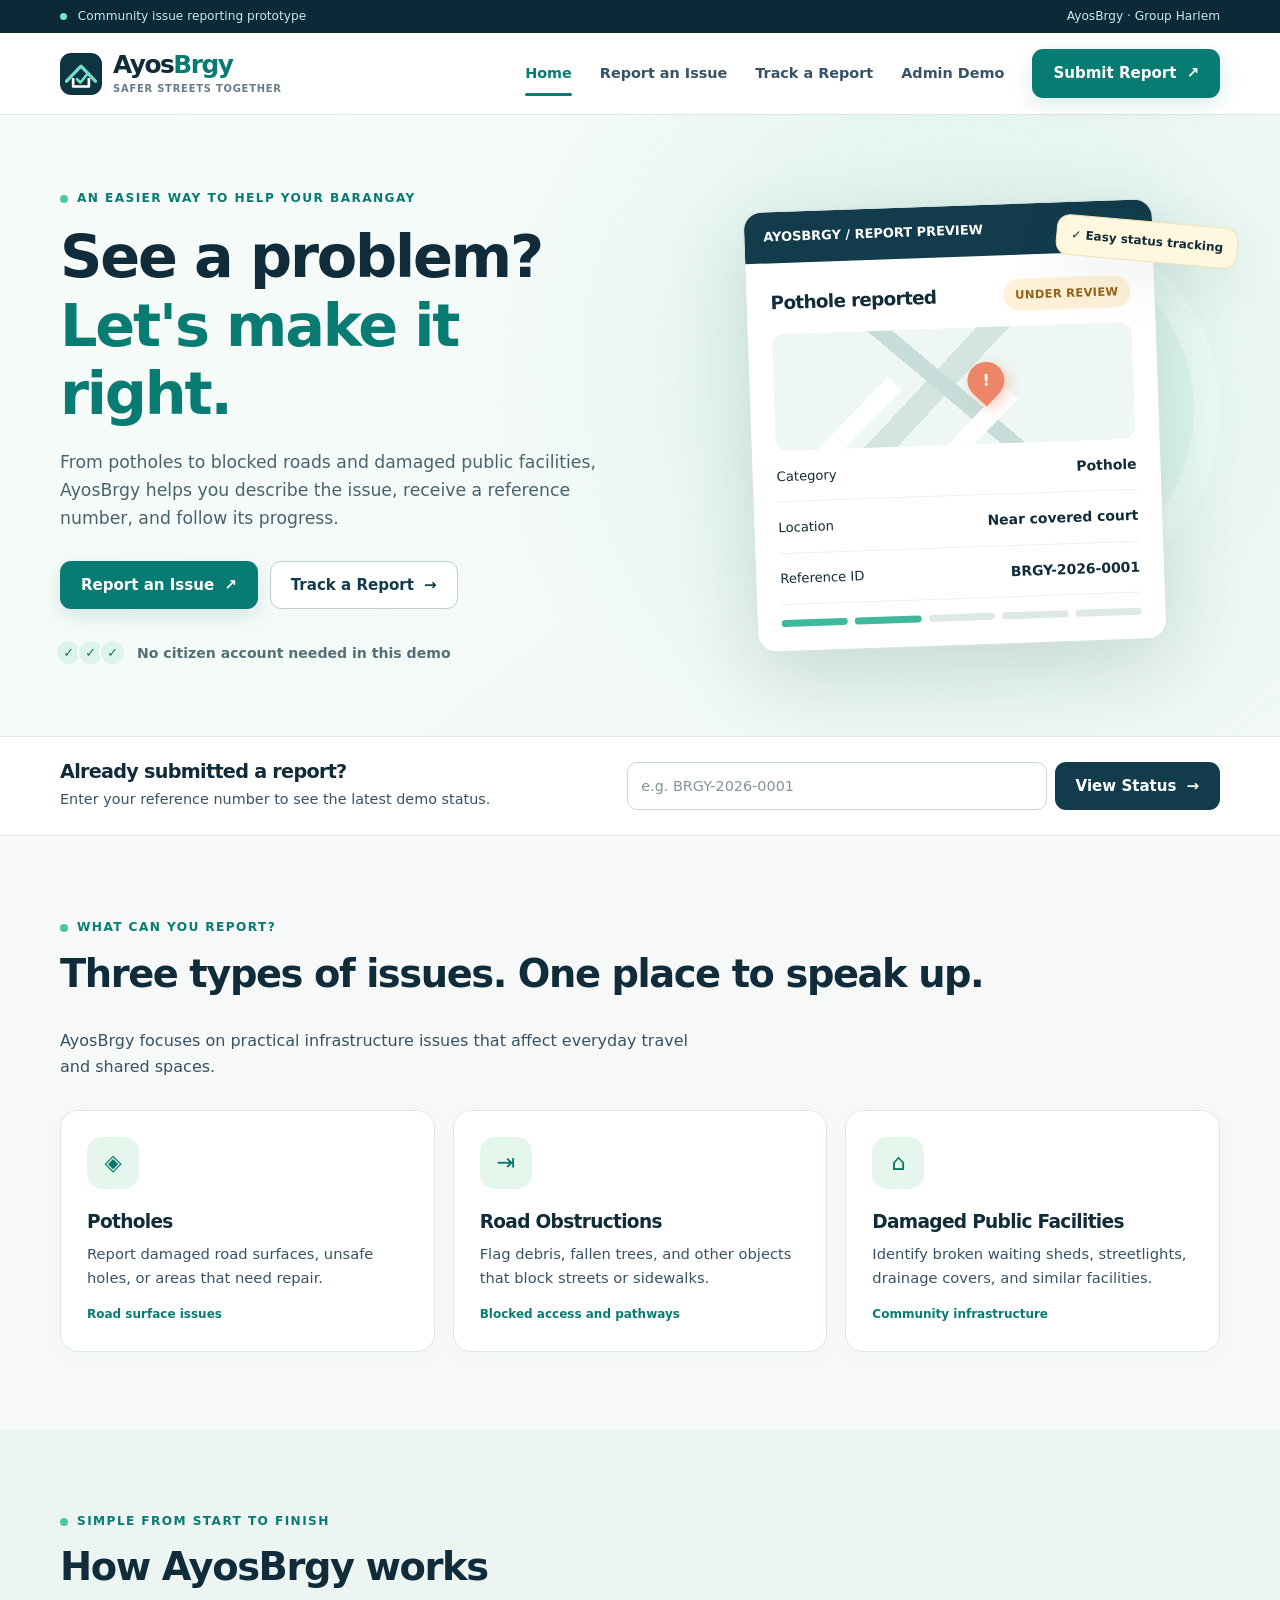
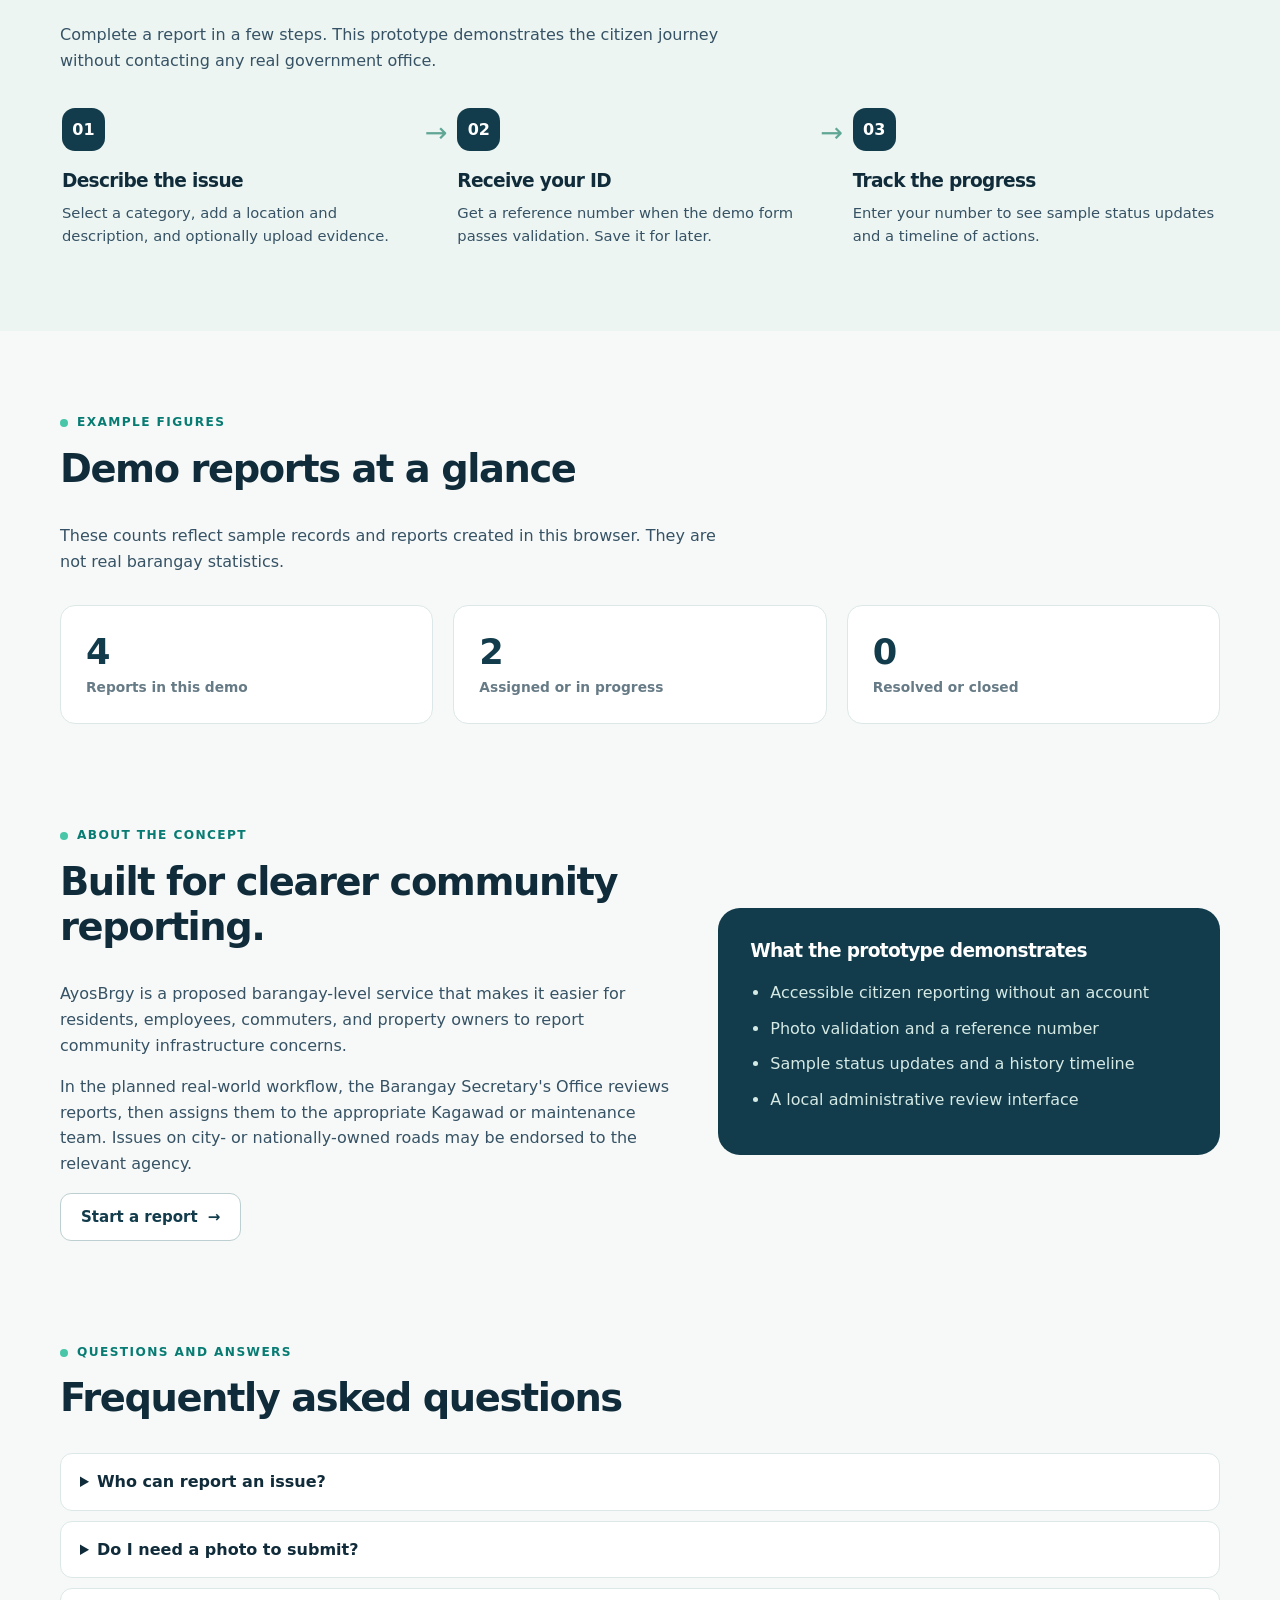
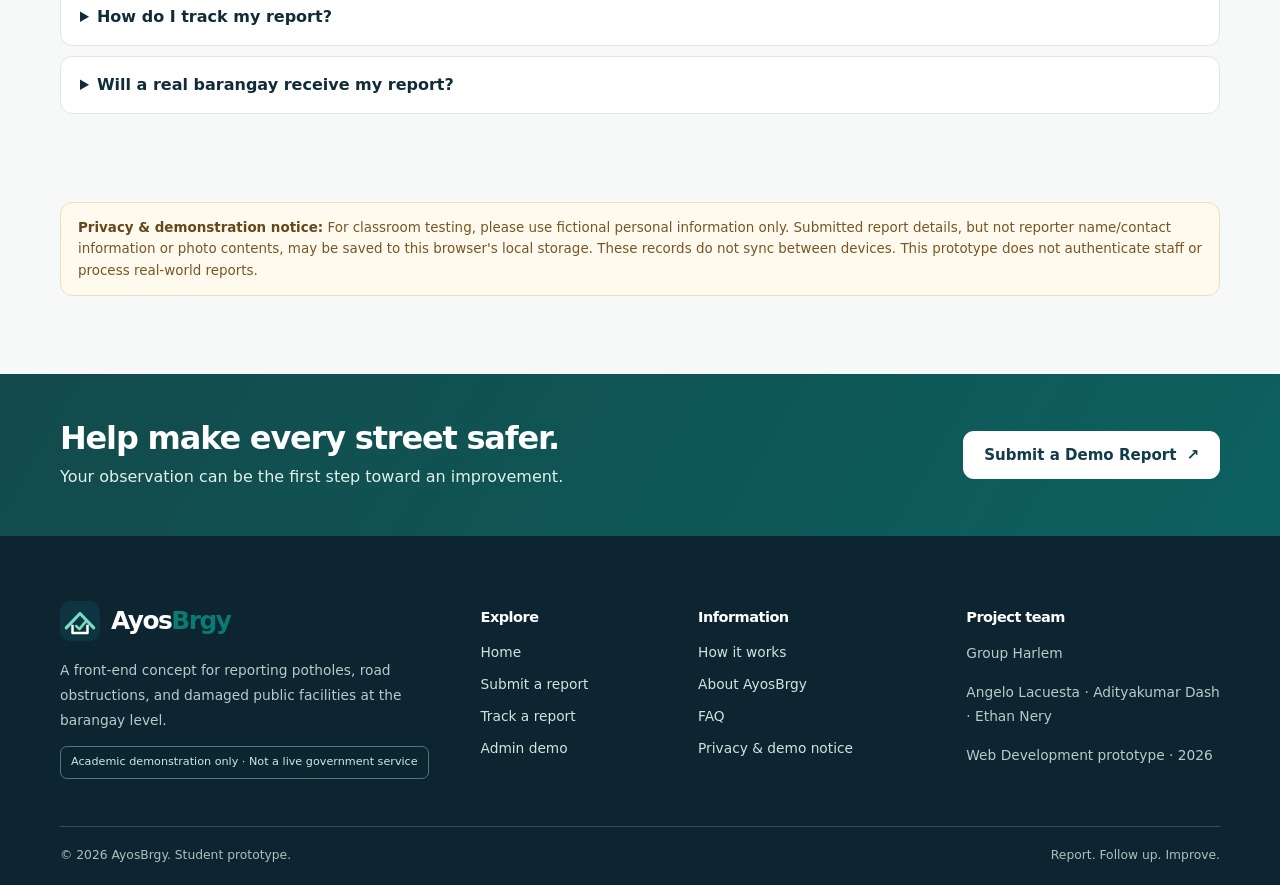
<file: index.html>
<!doctype html>
<html lang="en">
<head>
  <meta charset="utf-8">
  <meta name="viewport" content="width=device-width,initial-scale=1">
  <meta name="theme-color" content="#123c4b">
  <meta name="description" content="AyosBrgy is a student prototype for reporting barangay potholes, road obstructions, and damaged public facilities.">
  <title>AyosBrgy | Report a Community Issue</title>
  <link rel="icon" href="assets/logo.svg" type="image/svg+xml">
  <link rel="stylesheet" href="css/style.css">
  <script defer src="js/main.js"></script>
</head>
<body>
  <a class="skip-link" href="#main-content">Skip to content</a>
  <div id="site-header"></div>
  <main id="main-content">
    <section class="hero" aria-labelledby="hero-title">
      <div class="container hero-grid">
        <div>
          <span class="eyebrow">An easier way to help your barangay</span>
          <h1 id="hero-title">See a problem?<br><em>Let's make it right.</em></h1>
          <p class="lead">From potholes to blocked roads and damaged public facilities, AyosBrgy helps you describe the issue, receive a reference number, and follow its progress.</p>
          <div class="hero-actions">
            <a class="btn btn-primary" href="report.html">Report an Issue <span aria-hidden="true">↗</span></a>
            <a class="btn btn-outline" href="track.html">Track a Report <span aria-hidden="true">→</span></a>
          </div>
          <div class="hero-proof"><div class="proof-icons" aria-hidden="true"><span>✓</span><span>✓</span><span>✓</span></div>No citizen account needed in this demo</div>
        </div>
        <div class="hero-visual" aria-label="Illustrative report status card">
          <div class="hero-halo" aria-hidden="true"></div>
          <div class="preview-card">
            <div class="preview-top"><span>AYOSBRGY / REPORT PREVIEW</span><small>DEMO DATA</small></div>
            <div class="preview-body">
              <div class="preview-heading"><h3>Pothole reported</h3><span class="status-badge status-review">Under Review</span></div>
              <div class="preview-map" aria-hidden="true"><div class="preview-pin"><span>!</span></div></div>
              <div class="preview-line"><span>Category</span><strong>Pothole</strong></div>
              <div class="preview-line"><span>Location</span><strong>Near covered court</strong></div>
              <div class="preview-line"><span>Reference ID</span><strong>BRGY-2026-0001</strong></div>
              <div class="preview-progress" aria-hidden="true"><span class="done"></span><span class="done"></span><span></span><span></span><span></span></div>
            </div>
          </div>
          <div class="float-tag">✓ Easy status tracking</div>
        </div>
      </div>
    </section>
    <section class="quick-track" aria-label="Quick reference number lookup">
      <div class="container quick-track-inner">
        <div><h2>Already submitted a report?</h2><p>Enter your reference number to see the latest demo status.</p></div>
        <form id="home-track-form" class="track-inline">
          <label class="screen-reader-only" for="home-ref">Report reference number</label>
          <input id="home-ref" class="input" type="text" placeholder="e.g. BRGY-2026-0001" required maxlength="40" autocomplete="off">
          <button type="submit" class="btn btn-dark">View Status <span aria-hidden="true">→</span></button>
        </form>
      </div>
    </section>
    <section class="section" id="categories">
      <div class="container">
        <div class="section-head"><span class="eyebrow">What can you report?</span><h2>Three types of issues. One place to speak up.</h2><p>AyosBrgy focuses on practical infrastructure issues that affect everyday travel and shared spaces.</p></div>
        <div class="card-grid">
          <article class="info-card"><div class="card-icon" aria-hidden="true">◈</div><h3>Potholes</h3><p>Report damaged road surfaces, unsafe holes, or areas that need repair.</p><div class="meta">Road surface issues</div></article>
          <article class="info-card"><div class="card-icon" aria-hidden="true">⇥</div><h3>Road Obstructions</h3><p>Flag debris, fallen trees, and other objects that block streets or sidewalks.</p><div class="meta">Blocked access and pathways</div></article>
          <article class="info-card"><div class="card-icon" aria-hidden="true">⌂</div><h3>Damaged Public Facilities</h3><p>Identify broken waiting sheds, streetlights, drainage covers, and similar facilities.</p><div class="meta">Community infrastructure</div></article>
        </div>
      </div>
    </section>
    <section class="section steps-section" id="how-it-works">
      <div class="container"><div class="section-head"><span class="eyebrow">Simple from start to finish</span><h2>How AyosBrgy works</h2><p>Complete a report in a few steps. This prototype demonstrates the citizen journey without contacting any real government office.</p></div>
        <div class="steps-grid">
          <div class="step"><span class="step-number">01</span><h3>Describe the issue</h3><p>Select a category, add a location and description, and optionally upload evidence.</p></div>
          <div class="step"><span class="step-number">02</span><h3>Receive your ID</h3><p>Get a reference number when the demo form passes validation. Save it for later.</p></div>
          <div class="step"><span class="step-number">03</span><h3>Track the progress</h3><p>Enter your number to see sample status updates and a timeline of actions.</p></div>
        </div>
      </div>
    </section>
    <section class="section" aria-labelledby="statistics-title">
      <div class="container"><div class="section-head"><span class="eyebrow">Example figures</span><h2 id="statistics-title">Demo reports at a glance</h2><p>These counts reflect sample records and reports created in this browser. They are not real barangay statistics.</p></div>
        <div class="metrics"><div class="metric"><strong data-demo-count="total">4</strong><span>Reports in this demo</span></div><div class="metric"><strong data-demo-count="active">2</strong><span>Assigned or in progress</span></div><div class="metric"><strong data-demo-count="resolved">0</strong><span>Resolved or closed</span></div></div>
      </div>
    </section>
    <section class="section" id="about" style="padding-top:20px">
      <div class="container about-layout"><div><span class="eyebrow">About the concept</span><h2>Built for clearer community reporting.</h2><p>AyosBrgy is a proposed barangay-level service that makes it easier for residents, employees, commuters, and property owners to report community infrastructure concerns.</p><p>In the planned real-world workflow, the Barangay Secretary's Office reviews reports, then assigns them to the appropriate Kagawad or maintenance team. Issues on city- or nationally-owned roads may be endorsed to the relevant agency.</p><a class="btn btn-outline" href="report.html">Start a report <span aria-hidden="true">→</span></a></div>
        <div class="about-box"><h3>What the prototype demonstrates</h3><ul><li>Accessible citizen reporting without an account</li><li>Photo validation and a reference number</li><li>Sample status updates and a history timeline</li><li>A local administrative review interface</li></ul></div></div>
    </section>
    <section class="section" id="faq" style="padding-top:20px"><div class="container"><div class="section-head"><span class="eyebrow">Questions and answers</span><h2>Frequently asked questions</h2></div>
      <div class="faq-list"><details><summary>Who can report an issue?</summary><p>The proposed service is intended for barangay residents and other people who encounter problems while passing through the area. This student demo accepts example reports only.</p></details>
        <details><summary>Do I need a photo to submit?</summary><p>No. Photos are encouraged but optional. The form can check up to three JPG or PNG images, each no larger than 5 MB. In this prototype, image contents are not uploaded to a server.</p></details>
        <details><summary>How do I track my report?</summary><p>Save the reference number shown after submission and enter it on the Track page. You can also try BRGY-2026-0001 as a sample.</p></details>
        <details><summary>Will a real barangay receive my report?</summary><p>No. AyosBrgy is currently a classroom front-end prototype with browser-local demonstration data. No barangay is connected to it.</p></details></div></div>
    </section>
    <section class="section" id="privacy" style="padding-top:10px"><div class="container"><div class="notice notice-warning"><strong>Privacy & demonstration notice:</strong> For classroom testing, please use fictional personal information only. Submitted report details, but not reporter name/contact information or photo contents, may be saved to this browser's local storage. These records do not sync between devices. This prototype does not authenticate staff or process real-world reports.</div></div></section>
    <section class="cta-band"><div class="container cta-band-inner"><div><h2>Help make every street safer.</h2><p>Your observation can be the first step toward an improvement.</p></div><a class="btn" href="report.html">Submit a Demo Report <span aria-hidden="true">↗</span></a></div></section>
  </main>
  <div id="site-footer"></div>
</body>
</html>
</file>
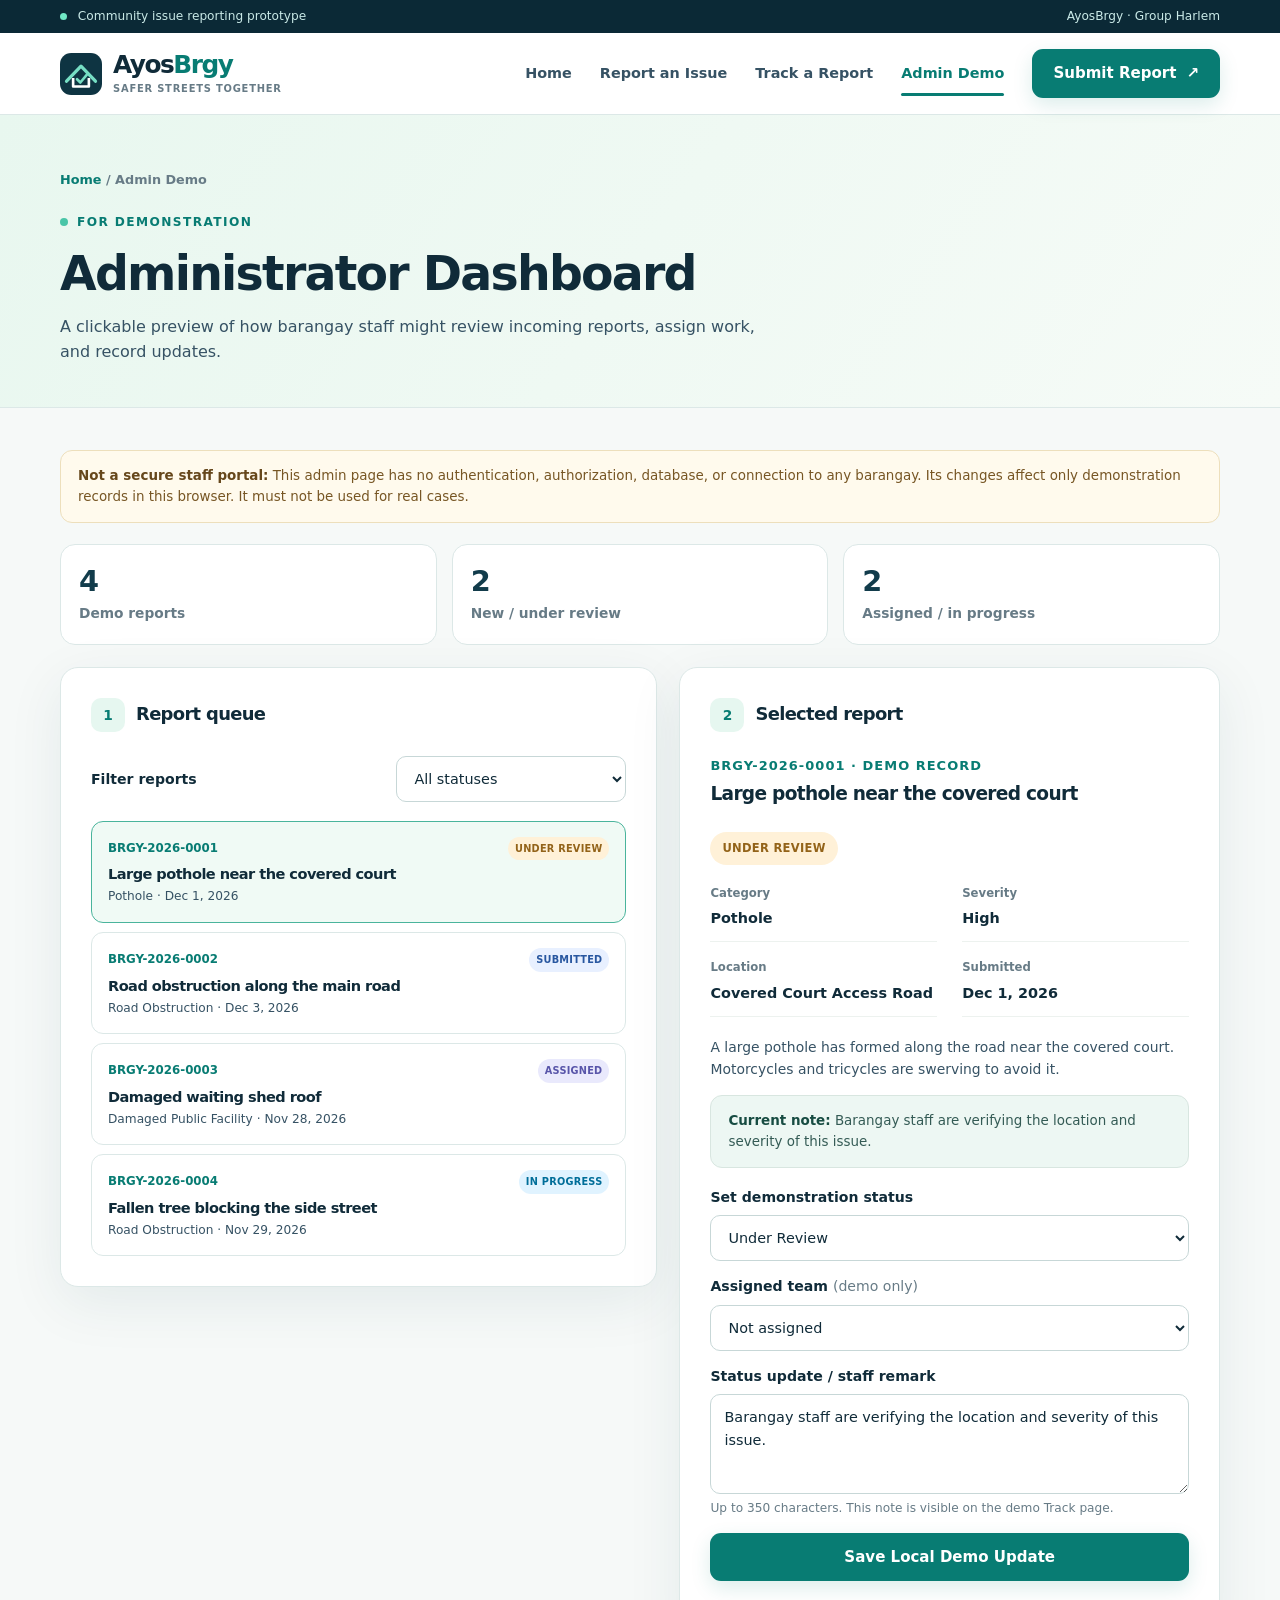
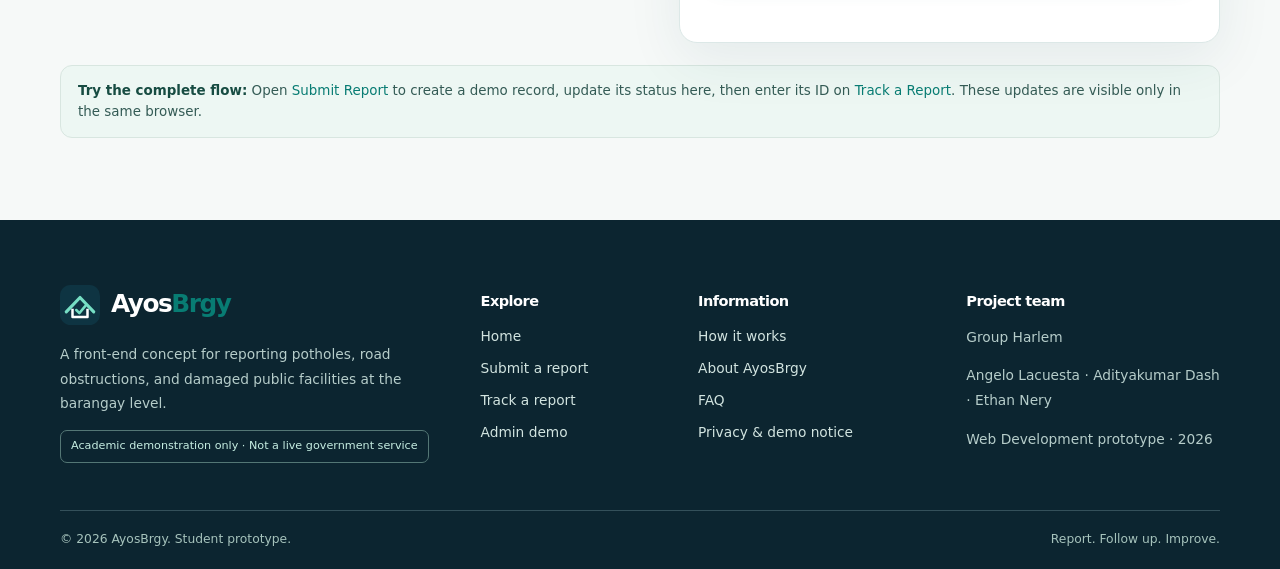
<file: admin.html>
<!doctype html>
<html lang="en"><head><meta charset="utf-8"><meta name="viewport" content="width=device-width,initial-scale=1"><meta name="theme-color" content="#123c4b">
  <meta name="description" content="AyosBrgy demonstration admin dashboard for reviewing and updating local sample reports.">
  <title>Administrator Demo | AyosBrgy</title><link rel="icon" type="image/svg+xml" href="assets/logo.svg"><link rel="stylesheet" href="css/style.css">
  <script defer src="js/main.js"></script><script defer src="js/admin.js"></script></head>
<body><a class="skip-link" href="#main-content">Skip to content</a><div id="site-header"></div>
  <main id="main-content"><section class="page-banner"><div class="container"><div class="breadcrumb"><a href="index.html">Home</a> / Admin Demo</div><span class="eyebrow">For demonstration</span><h1>Administrator Dashboard</h1><p>A clickable preview of how barangay staff might review incoming reports, assign work, and record updates.</p></div></section>
    <section class="content-section"><div class="container">
      <div class="notice notice-warning" style="margin-bottom:21px"><strong>Not a secure staff portal:</strong> This admin page has no authentication, authorization, database, or connection to any barangay. Its changes affect only demonstration records in this browser. It must not be used for real cases.</div>
      <div class="admin-counters"><div class="metric"><strong id="admin-total">0</strong><span>Demo reports</span></div><div class="metric"><strong id="admin-review">0</strong><span>New / under review</span></div><div class="metric"><strong id="admin-active">0</strong><span>Assigned / in progress</span></div></div>
      <div class="admin-grid">
        <section class="panel" aria-labelledby="queue-heading"><div class="panel-title"><span>1</span><h2 id="queue-heading">Report queue</h2></div><div class="admin-toolbar">
          <label for="status-filter" style="margin:0">Filter reports</label><select id="status-filter" style="max-width:230px"><option value="all">All statuses</option><option value="Submitted">Submitted</option><option value="Under Review">Under Review</option><option value="Assigned">Assigned</option><option value="In Progress">In Progress</option><option value="Resolved">Resolved</option><option value="Closed">Closed</option><option value="Requires More Information">Needs Information</option><option value="Rejected">Rejected</option><option value="Duplicate">Duplicate</option></select></div>
          <div id="report-queue" class="queue-list" aria-label="Reports for review"></div></section>
        <section class="panel admin-details" aria-labelledby="selected-heading"><div class="panel-title"><span>2</span><h2 id="selected-heading">Selected report</h2></div><div id="admin-selected"><div class="admin-selection-intro"><p>Select a report in the queue to see details and local demo controls.</p></div></div></section>
      </div>
      <div class="notice" style="margin-top:22px"><strong>Try the complete flow:</strong> Open <a href="report.html">Submit Report</a> to create a demo record, update its status here, then enter its ID on <a href="track.html">Track a Report</a>. These updates are visible only in the same browser.</div>
    </div></section>
  </main><div id="site-footer"></div>
</body></html>
</file>
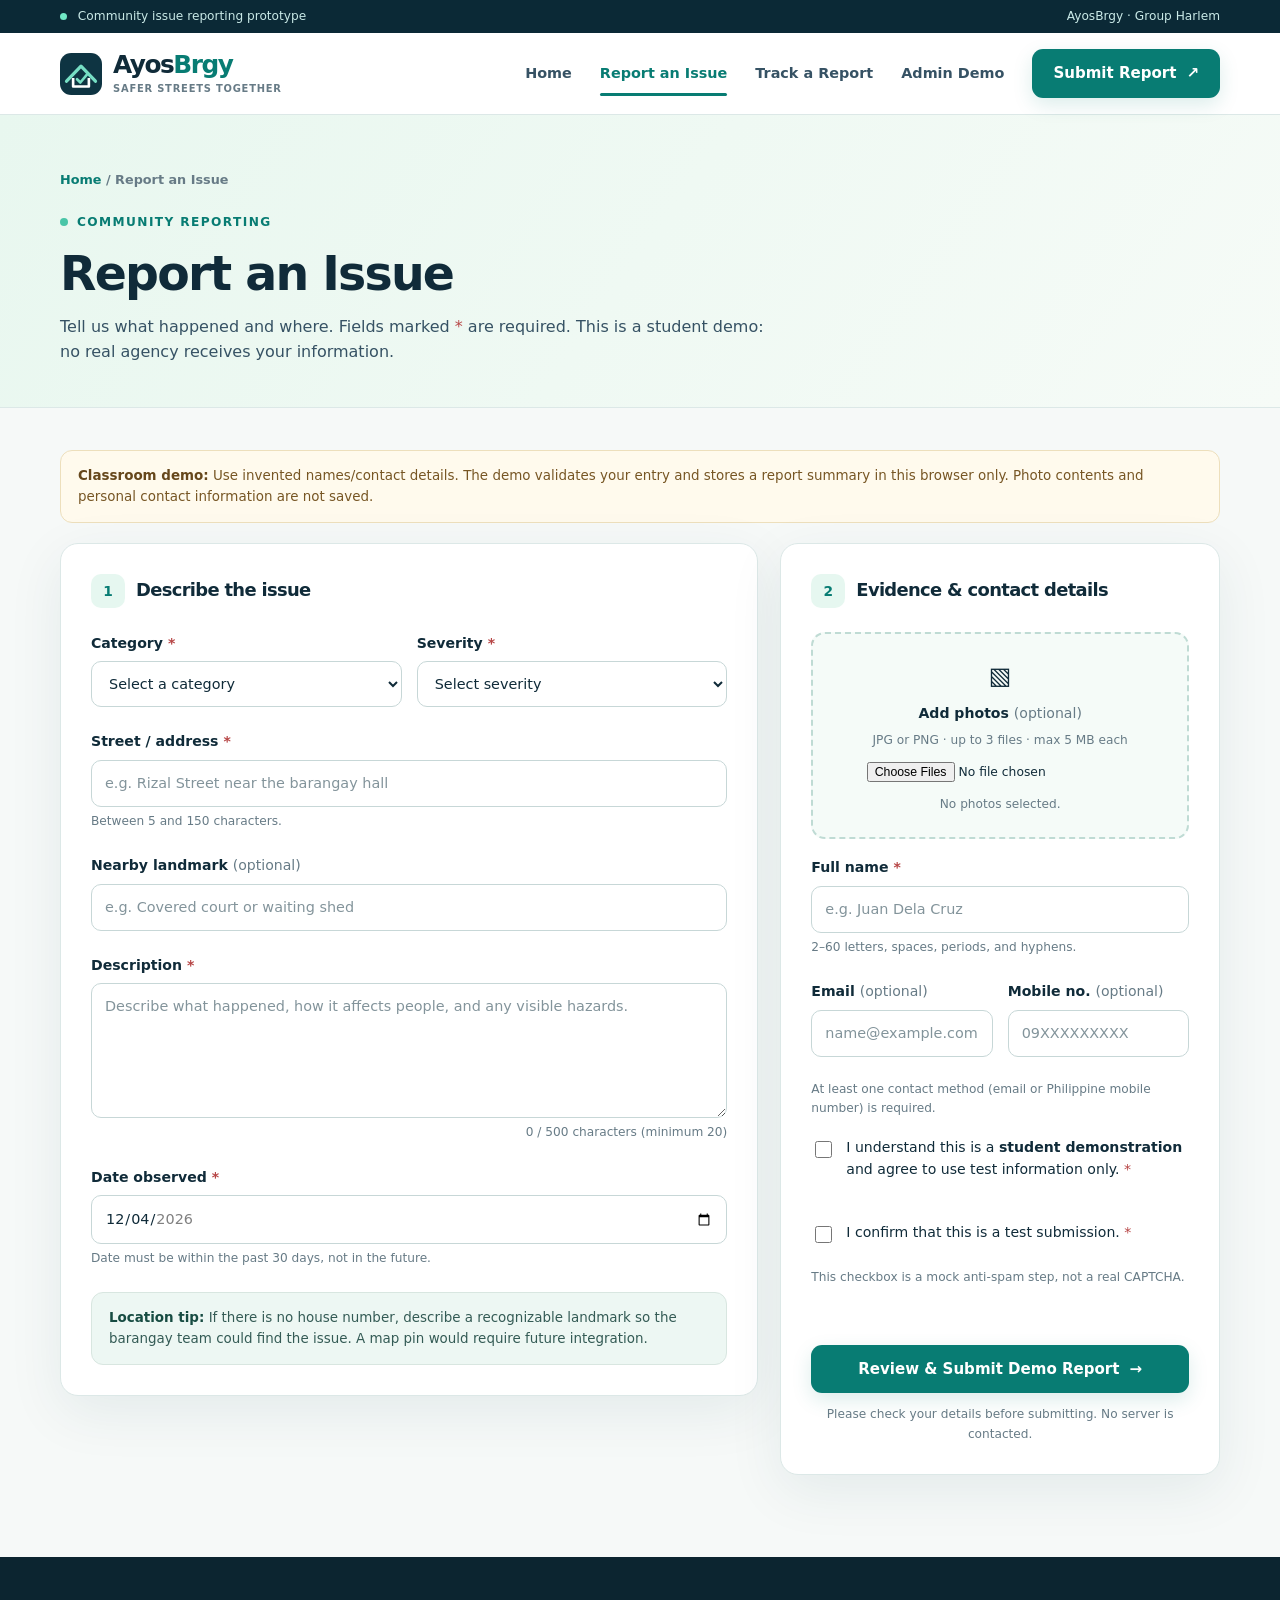
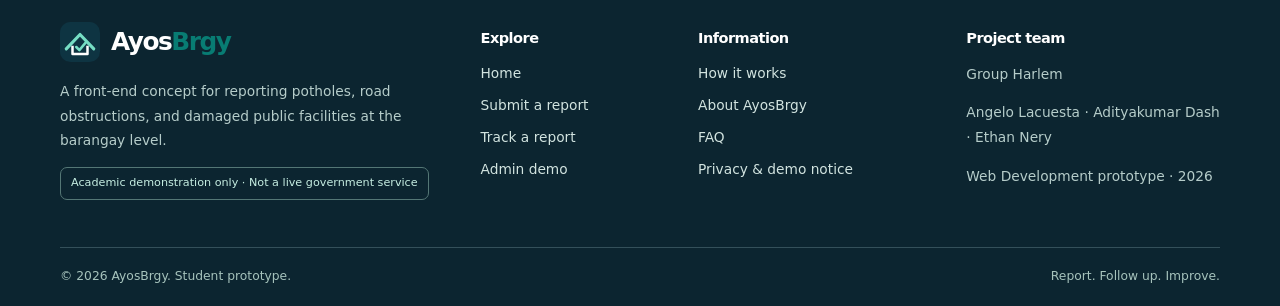
<file: report.html>
<!doctype html>
<html lang="en">
<head>
  <meta charset="utf-8"><meta name="viewport" content="width=device-width,initial-scale=1"><meta name="theme-color" content="#123c4b">
  <meta name="description" content="Submit a demonstration pothole, road obstruction, or public facility issue report in AyosBrgy.">
  <title>Report an Issue | AyosBrgy</title><link rel="icon" type="image/svg+xml" href="assets/logo.svg"><link rel="stylesheet" href="css/style.css">
  <script defer src="js/main.js"></script><script defer src="js/report.js"></script>
</head>
<body>
  <a href="#main-content" class="skip-link">Skip to content</a><div id="site-header"></div>
  <main id="main-content"><section class="page-banner"><div class="container"><div class="breadcrumb"><a href="index.html">Home</a> / Report an Issue</div><span class="eyebrow">Community reporting</span><h1>Report an Issue</h1><p>Tell us what happened and where. Fields marked <span class="required">*</span> are required. This is a student demo: no real agency receives your information.</p></div></section>
    <section class="content-section"><div class="container">
      <div class="notice notice-warning" style="margin-bottom:20px"><strong>Classroom demo:</strong> Use invented names/contact details. The demo validates your entry and stores a report summary in this browser only. Photo contents and personal contact information are not saved.</div>
      <div id="submission-result" class="success-box alert-hidden" role="status" aria-live="polite" tabindex="-1"></div>
      <form id="report-form" novalidate>
        <div class="form-layout">
          <section class="panel" aria-labelledby="issue-heading">
            <div class="panel-title"><span>1</span><h2 id="issue-heading">Describe the issue</h2></div>
            <div class="form-fields">
              <div class="two-col">
                <div class="field"><label for="category">Category <span class="required">*</span></label><select id="category" name="category" required><option value="">Select a category</option><option value="pothole">Pothole</option><option value="obstruction">Road Obstruction</option><option value="facility">Damaged Public Facility</option></select><span class="error" data-error-for="category"></span></div>
                <div class="field"><label for="severity">Severity <span class="required">*</span></label><select id="severity" name="severity" required><option value="">Select severity</option><option value="Low">Low</option><option value="Medium">Medium</option><option value="High">High</option></select><span class="error" data-error-for="severity"></span></div>
              </div>
              <div class="field"><label for="location">Street / address <span class="required">*</span></label><input class="input" id="location" name="location" required maxlength="150" placeholder="e.g. Rizal Street near the barangay hall"><span class="helper">Between 5 and 150 characters.</span><span class="error" data-error-for="location"></span></div>
              <div class="field"><label for="landmark">Nearby landmark <span class="optional">(optional)</span></label><input class="input" id="landmark" name="landmark" maxlength="100" placeholder="e.g. Covered court or waiting shed"><span class="error" data-error-for="landmark"></span></div>
              <div class="field"><label for="description">Description <span class="required">*</span></label><textarea id="description" name="description" minlength="20" maxlength="500" required placeholder="Describe what happened, how it affects people, and any visible hazards."></textarea><span class="helper counter"><span id="description-count">0</span> / 500 characters (minimum 20)</span><span class="error" data-error-for="description"></span></div>
              <div class="field"><label for="observed-on">Date observed <span class="required">*</span></label><input class="input" type="date" id="observed-on" name="observedOn" required><span class="helper">Date must be within the past 30 days, not in the future.</span><span class="error" data-error-for="observed-on"></span></div>
              <div class="notice"><strong>Location tip:</strong> If there is no house number, describe a recognizable landmark so the barangay team could find the issue. A map pin would require future integration.</div>
            </div>
          </section>
          <section class="panel" aria-labelledby="evidence-heading">
            <div class="panel-title"><span>2</span><h2 id="evidence-heading">Evidence & contact details</h2></div>
            <div class="form-fields">
              <div class="file-zone"><div class="file-icon" aria-hidden="true">▧</div><label for="photos">Add photos <span class="optional">(optional)</span></label><div class="helper">JPG or PNG · up to 3 files · max 5 MB each</div><input id="photos" name="photos" type="file" accept="image/jpeg,image/png,.jpg,.jpeg,.png" multiple><div class="error" data-error-for="photos"></div><div class="helper" id="photo-summary" aria-live="polite">No photos selected.</div></div>
              <div class="field"><label for="name">Full name <span class="required">*</span></label><input class="input" id="name" name="name" autocomplete="name" maxlength="60" required placeholder="e.g. Juan Dela Cruz"><span class="helper">2–60 letters, spaces, periods, and hyphens.</span><span class="error" data-error-for="name"></span></div>
              <div class="two-col">
                <div class="field"><label for="email">Email <span class="optional">(optional)</span></label><input class="input" type="email" id="email" name="email" autocomplete="email" placeholder="name@example.com"><span class="error" data-error-for="email"></span></div>
                <div class="field"><label for="phone">Mobile no. <span class="optional">(optional)</span></label><input class="input" id="phone" name="phone" autocomplete="tel" placeholder="09XXXXXXXXX"><span class="error" data-error-for="phone"></span></div>
              </div>
              <p class="helper" style="margin:0">At least one contact method (email or Philippine mobile number) is required.</p>
              <div class="check-row"><input type="checkbox" id="privacy" name="privacy" required><label for="privacy">I understand this is a <strong>student demonstration</strong> and agree to use test information only. <span class="required">*</span></label></div><span class="error" data-error-for="privacy"></span>
              <div class="check-row"><input type="checkbox" id="human" name="human" required><label for="human">I confirm that this is a test submission. <span class="required">*</span></label></div><span class="helper">This checkbox is a mock anti-spam step, not a real CAPTCHA.</span><span class="error" data-error-for="human"></span>
              <div class="form-actions"><button class="btn btn-primary btn-block" type="submit">Review & Submit Demo Report <span aria-hidden="true">→</span></button><p class="helper" style="text-align:center;margin:0">Please check your details before submitting. No server is contacted.</p></div>
            </div>
          </section>
        </div>
      </form>
    </div></section>
  </main><div id="site-footer"></div>
</body></html>
</file>
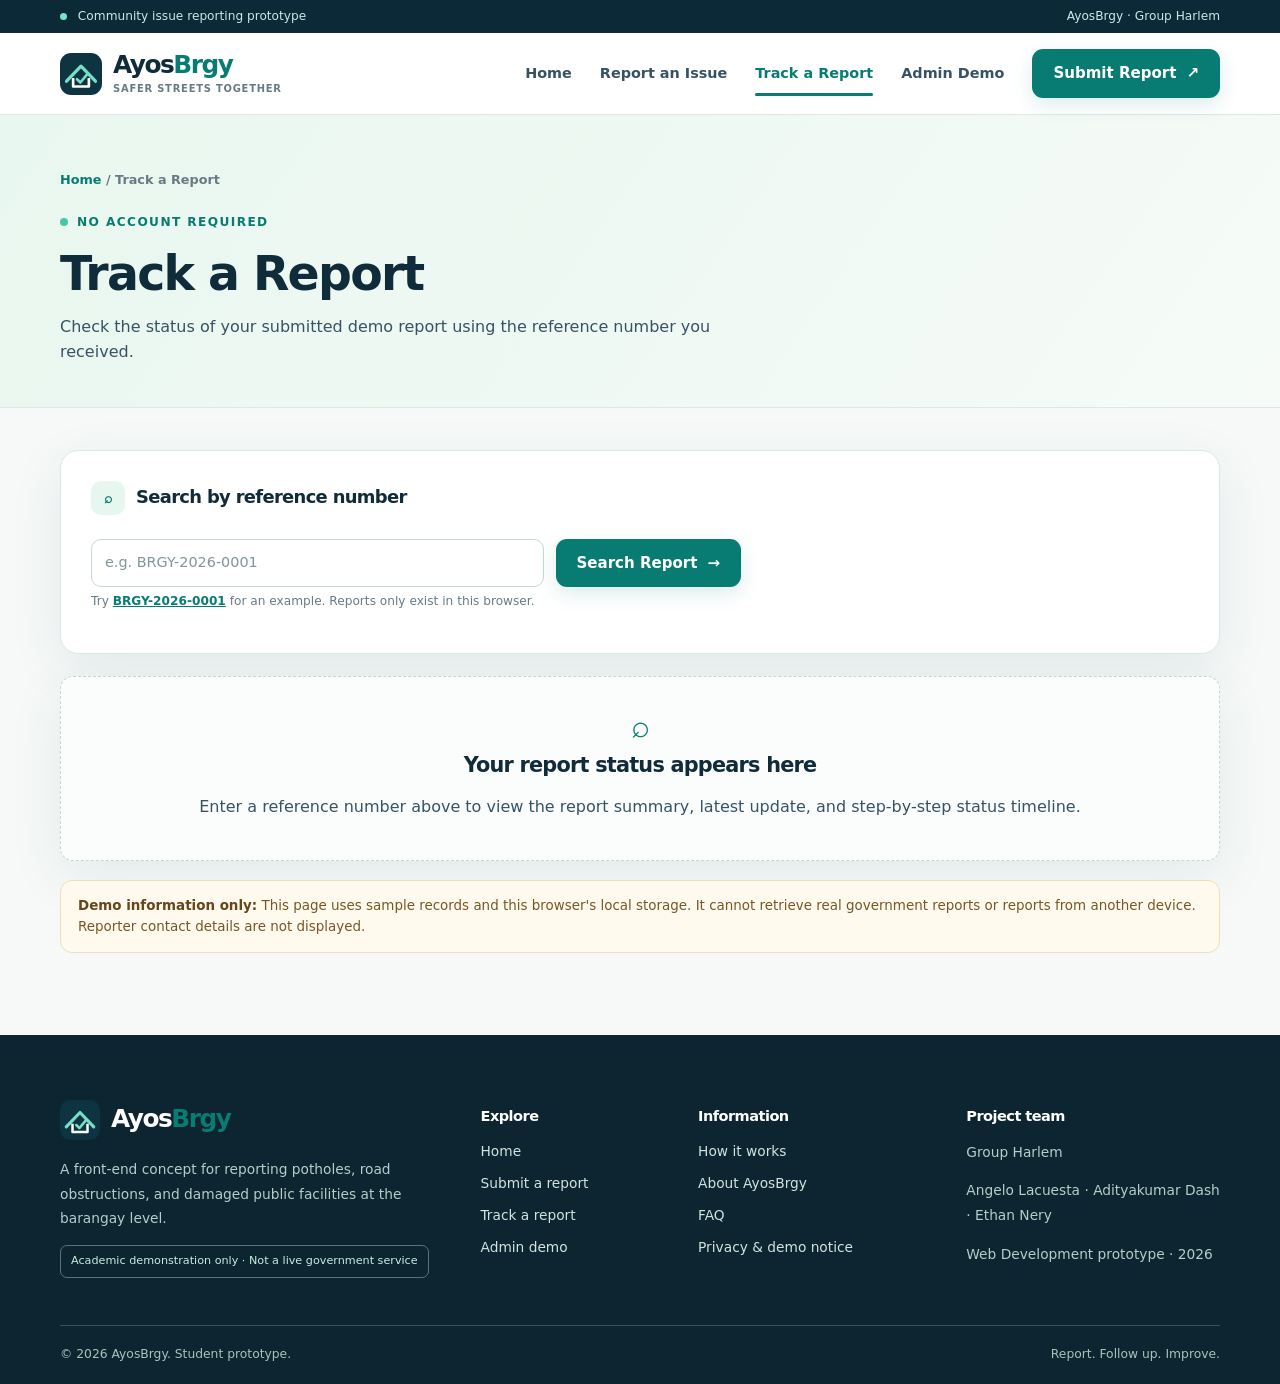
<file: track.html>
<!doctype html>
<html lang="en"><head><meta charset="utf-8"><meta name="viewport" content="width=device-width,initial-scale=1"><meta name="theme-color" content="#123c4b">
  <meta name="description" content="Track AyosBrgy sample reports using a demo reference number and status timeline.">
  <title>Track a Report | AyosBrgy</title><link rel="icon" type="image/svg+xml" href="assets/logo.svg"><link rel="stylesheet" href="css/style.css">
  <script defer src="js/main.js"></script><script defer src="js/track.js"></script></head>
<body><a class="skip-link" href="#main-content">Skip to content</a><div id="site-header"></div>
  <main id="main-content"><section class="page-banner"><div class="container"><div class="breadcrumb"><a href="index.html">Home</a> / Track a Report</div><span class="eyebrow">No account required</span><h1>Track a Report</h1><p>Check the status of your submitted demo report using the reference number you received.</p></div></section>
    <section class="content-section"><div class="container">
      <div class="panel search-panel"><div class="panel-title"><span>⌕</span><h2>Search by reference number</h2></div>
        <form id="track-form" class="search-form"><label for="reference-id" class="screen-reader-only">Reference number</label><input class="input" id="reference-id" type="text" autocomplete="off" required maxlength="40" placeholder="e.g. BRGY-2026-0001"><button class="btn btn-primary" type="submit">Search Report <span aria-hidden="true">→</span></button></form>
        <p class="helper">Try <button type="button" id="fill-sample" style="border:0;background:none;padding:0;color:var(--teal);font-size:inherit;text-decoration:underline;font-weight:700">BRGY-2026-0001</button> for an example. Reports only exist in this browser.</p>
      </div>
      <div id="track-feedback" class="alert-hidden notice" role="status" aria-live="polite"></div>
      <div id="report-result" class="alert-hidden" aria-live="polite"></div>
      <div id="track-placeholder" class="panel empty-state"><div style="font-size:2rem;color:var(--teal)" aria-hidden="true">⌕</div><h2 style="font-size:1.3rem">Your report status appears here</h2><p>Enter a reference number above to view the report summary, latest update, and step-by-step status timeline.</p></div>
      <div class="notice notice-warning track-hint"><strong>Demo information only:</strong> This page uses sample records and this browser's local storage. It cannot retrieve real government reports or reports from another device. Reporter contact details are not displayed.</div>
    </div></section>
  </main><div id="site-footer"></div>
</body></html>
</file>
<file: css/style.css>
/* AyosBrgy shared design system — responsive, dependency-free */
:root {
  --ink:#102b39; --ink-2:#365264; --navy:#123c4b; --navy-dark:#0b2936;
  --teal:#087c73; --mint:#c8f2e7; --lime:#e5fbec; --bg:#f6f9f8;
  --white:#fff; --line:#dce8e7; --muted:#677b86; --amber:#fff1d6;
  --shadow:0 16px 55px rgba(18,60,75,.08); --radius:18px;
  --font:Inter,ui-sans-serif,system-ui,-apple-system,"Segoe UI",Roboto,Arial,sans-serif;
}
*,*::before,*::after{box-sizing:border-box}
html{scroll-behavior:smooth;scroll-padding-top:106px}
body{margin:0;background:var(--bg);color:var(--ink);font:16px/1.6 var(--font)}
img,svg{max-width:100%}img{height:auto}button,input,select,textarea{font:inherit}button{cursor:pointer}
a{color:var(--teal);text-decoration:none}a:hover{text-decoration:none}
:focus-visible{outline:3px solid #08ab96;outline-offset:3px}
.container{width:min(1160px,calc(100% - 44px));margin-inline:auto}
.screen-reader-only{position:absolute;width:1px;height:1px;overflow:hidden;clip:rect(0,0,0,0);white-space:nowrap}
.skip-link{position:absolute;left:14px;top:-90px;z-index:9999;padding:10px 15px;background:var(--navy);color:white}
.skip-link:focus{top:10px}
.top-strip{background:var(--navy-dark);color:#c9e9e7;font-size:.76rem}
.top-strip-inner{display:flex;justify-content:space-between;align-items:center;gap:16px;min-height:33px}
.top-strip .dot{display:inline-block;width:7px;height:7px;border-radius:50%;background:#70e8c6;margin-right:7px;vertical-align:middle}
#site-header{position:sticky;top:-33px;z-index:50}
.site-header{background:rgba(255,255,255,.96);border-bottom:1px solid var(--line);backdrop-filter:blur(16px)}
.header-inner{display:flex;align-items:center;justify-content:space-between;min-height:81px;gap:20px}
.brand{color:var(--ink);display:inline-flex;align-items:center;gap:11px;font-size:1.55rem;line-height:1;font-weight:820;letter-spacing:-.06em;white-space:nowrap}
.brand>span{display:flex;flex-wrap:wrap;align-items:baseline}.brand-accent{color:var(--teal)}
.brand small{display:block;flex-basis:100%;font-size:.62rem;font-weight:550;letter-spacing:.08em;text-transform:uppercase;color:var(--muted);margin-top:6px}
.primary-nav{display:flex;align-items:center;gap:28px}.primary-nav>a:not(.btn){color:var(--ink-2);font-size:.9rem;font-weight:650;position:relative}
.primary-nav>a:not(.btn):hover,.primary-nav>a[aria-current="page"]{color:var(--teal)}
.primary-nav>a[aria-current="page"]::after{content:"";position:absolute;height:3px;background:var(--teal);left:0;right:0;bottom:-11px;border-radius:5px}
.menu-toggle{display:none;background:white;border:1px solid var(--line);color:var(--ink);border-radius:10px;padding:9px;align-items:center;justify-content:center}
.btn{appearance:none;border:1px solid transparent;display:inline-flex;align-items:center;justify-content:center;gap:10px;min-height:46px;border-radius:11px;padding:11px 20px;font-weight:730;font-size:.94rem;transition:transform .15s,background .15s,box-shadow .15s;white-space:normal;text-align:center}
.btn:hover{transform:translateY(-1px)}.btn-primary{color:white;background:var(--teal);box-shadow:0 7px 20px rgba(8,124,115,.14)}
.btn-primary:hover{color:white;background:#086a64}.btn-dark{color:white;background:var(--navy)}.btn-dark:hover{color:white;background:var(--navy-dark)}
.btn-outline{color:var(--navy);background:white;border-color:#bdcfd0}.btn-outline:hover{background:#f1f8f7}
.btn-light{color:var(--navy);background:#e7faf4}.btn-light:hover{background:white}.btn-small{min-height:37px;padding:8px 13px;font-size:.83rem}
.btn:disabled{opacity:.55;cursor:not-allowed;transform:none}.btn-block{width:100%}
.pill{display:inline-flex;align-items:center;gap:8px;border-radius:999px;padding:6px 12px;font-size:.77rem;letter-spacing:.02em;font-weight:780;text-transform:uppercase}
.pill-mint{background:#dff8ed;color:#096a59}.eyebrow{display:inline-flex;align-items:center;gap:9px;font-size:.76rem;letter-spacing:.115em;text-transform:uppercase;font-weight:830;color:var(--teal);margin-bottom:14px}
.eyebrow::before{content:"";height:8px;width:8px;background:#49c5a7;border-radius:50%}
h1,h2,h3,p{margin-top:0}h1,h2,h3{line-height:1.17;letter-spacing:-.037em}h1{font-size:clamp(2.65rem,4.6vw,4.9rem);font-weight:850}
h2{font-size:clamp(1.85rem,3vw,2.65rem);font-weight:820}h3{font-size:1.16rem;font-weight:790}p{color:var(--ink-2)}
.lead{font-size:1.08rem;color:#49636e;max-width:58ch}.section{padding:78px 0}.section-head{margin-bottom:30px}.section-head p{max-width:65ch}
.hero{background:radial-gradient(circle at 75% 40%,#d9f1e7 0,transparent 46%),linear-gradient(140deg,#f7fcf9,#f1f8f6);border-bottom:1px solid var(--line);overflow:hidden}
.hero-grid{min-height:560px;display:grid;grid-template-columns:1.04fr .96fr;gap:55px;align-items:center;padding-block:70px}
.hero h1{margin-bottom:20px}.hero h1 em{font-style:normal;color:var(--teal)}.hero .lead{margin-bottom:29px}
.hero-actions{display:flex;gap:12px;flex-wrap:wrap;margin-bottom:30px}
.hero-proof{display:flex;align-items:center;gap:11px;color:#536f77;font-size:.88rem;font-weight:620}
.hero-proof .proof-icons{display:flex}.proof-icons span{width:27px;height:27px;border-radius:50%;display:grid;place-items:center;border:2px solid #f7fcf9;background:#dcf4e9;color:#206c5a;font-size:.8rem;margin-left:-5px}
.hero-visual{position:relative;min-height:410px;display:flex;align-items:center;justify-content:center}
.hero-halo{position:absolute;width:390px;height:390px;border-radius:50%;background:#ddf5eb;right:0;top:10px;box-shadow:inset 0 0 0 26px #e9faf2;max-width:100%}
.preview-card{position:relative;width:min(410px,100%);background:white;border:1px solid #d4e4e1;border-radius:19px;box-shadow:0 24px 80px rgba(20,71,76,.16);overflow:hidden;transform:rotate(-2deg)}
.preview-top{background:var(--navy);display:flex;align-items:center;justify-content:space-between;color:white;padding:15px 19px;font-size:.81rem;font-weight:800}
.preview-top small{color:#bce7da;font-size:.7rem}.preview-body{padding:24px}
.preview-heading{display:flex;justify-content:space-between;gap:15px;align-items:center;margin-bottom:15px}
.preview-heading h3{font-size:1.15rem;margin:0}.preview-map{position:relative;height:117px;border-radius:12px;background:linear-gradient(42deg,transparent 46%,#c7ddd9 46%,#c7ddd9 51%,transparent 51%),linear-gradient(135deg,transparent 43%,#d4e4e1 43%,#d4e4e1 50%,transparent 50%),#eef7f3;overflow:hidden}
.preview-map::before{content:"";position:absolute;left:15%;top:25%;height:160px;width:19px;background:white;transform:rotate(46deg);box-shadow:90px -75px 0 white,160px 25px 0 white}
.preview-pin{position:absolute;left:54%;top:30%;display:grid;place-items:center;width:37px;height:37px;border-radius:50% 50% 50% 0;transform:rotate(-45deg);background:#ed8668;color:white;box-shadow:0 6px 13px #ec866866}
.preview-pin span{transform:rotate(45deg);font-weight:800}
.preview-line{display:flex;justify-content:space-between;gap:10px;align-items:center;padding:14px 0;border-bottom:1px solid #ebf0ee;font-size:.82rem}
.preview-line strong{font-size:.87rem}.preview-line:last-of-type{border:0}.preview-progress{display:flex;gap:7px;margin-top:15px}.preview-progress span{flex:1;height:7px;background:#dce9e5;border-radius:50px}.preview-progress span.done{background:#40b89c}
.float-tag{position:absolute;top:16px;right:-18px;background:#fff7de;border:1px solid #f0e2b4;border-radius:13px;padding:10px 14px;box-shadow:var(--shadow);font-size:.75rem;font-weight:770;transform:rotate(5deg)}
.quick-track{padding-block:24px;background:white;border-bottom:1px solid var(--line)}
.quick-track-inner{display:grid;grid-template-columns:1fr minmax(340px,1.12fr);align-items:center;gap:38px}
.quick-track h2{font-size:1.2rem;margin-bottom:4px}.quick-track p{font-size:.9rem;margin-bottom:0}
.track-inline{display:flex;gap:8px}.track-inline input{min-width:0;flex:1}
.card-grid{display:grid;grid-template-columns:repeat(3,minmax(0,1fr));gap:18px}
.info-card{background:white;border:1px solid var(--line);border-radius:var(--radius);padding:26px;box-shadow:0 5px 22px rgba(17,67,72,.025)}
.info-card .card-icon{width:52px;height:52px;display:grid;place-items:center;background:#e5f6ed;border-radius:15px;color:#087668;font-size:1.4rem;margin-bottom:22px}
.info-card h3{margin-bottom:10px}.info-card p{font-size:.92rem;margin-bottom:0}
.info-card .meta{font-size:.75rem;color:var(--teal);font-weight:800;margin-top:16px}
.steps-section{background:#ecf5f2}.steps-grid{display:grid;grid-template-columns:repeat(3,1fr);gap:26px}
.step{position:relative;padding:5px 2px}.step-number{display:inline-flex;align-items:center;justify-content:center;width:43px;height:43px;border-radius:13px;background:var(--navy);color:white;font-weight:900;margin-bottom:19px}.step h3{margin-bottom:9px}.step p{margin-bottom:0;font-size:.92rem}
.step:not(:last-child)::after{content:'→';position:absolute;right:-18px;top:8px;color:#5fa695;font-size:1.7rem}
.metrics{display:grid;grid-template-columns:repeat(3,1fr);gap:20px}.metric{background:white;border:1px solid var(--line);border-radius:15px;padding:23px 25px}
.metric strong{display:block;font-size:2.2rem;line-height:1.3;color:var(--navy);letter-spacing:-.04em}.metric span{color:var(--muted);font-weight:650;font-size:.86rem}
.about-layout{display:grid;grid-template-columns:1.1fr .9fr;gap:45px;align-items:center}
.about-box{background:var(--navy);color:white;border-radius:22px;padding:32px}.about-box h3,.about-box p{color:white}.about-box ul{padding-left:20px;margin-bottom:0}.about-box li{margin:10px 0;color:#d5e9e5}
.faq-list{display:grid;gap:10px}.faq-list details{background:white;border:1px solid var(--line);border-radius:12px;padding:15px 19px}.faq-list summary{cursor:pointer;font-weight:760}.faq-list p{margin:12px 0 0;font-size:.91rem}
.cta-band{background:linear-gradient(120deg,#134a4b,#0c6160);padding:46px 0;color:white}.cta-band-inner{display:flex;justify-content:space-between;align-items:center;gap:28px}
.cta-band h2{font-size:2rem;margin:0 0 7px;color:white}.cta-band p{color:#e0f2ed;margin:0}.cta-band .btn{background:white;color:var(--navy)}
.site-footer{background:#0c2530;color:#ccdbd9;padding:65px 0 0}.footer-grid{display:grid;grid-template-columns:1.5fr .7fr .9fr 1fr;gap:40px}.footer-grid p{font-size:.86rem;color:#b6cdca;line-height:1.8}
.footer-grid h3{color:white;font-size:.91rem;margin:7px 0 16px}.footer-grid>div>a:not(.brand){display:block;color:#d2e4e0;font-size:.86rem;margin-bottom:10px}
.footer-grid a:hover{color:white}.footer-brand{color:white;margin-bottom:17px}.footer-demo{display:inline-block;border:1px solid #547775;color:#c6eee2;padding:7px 10px;border-radius:7px;font-size:.7rem;line-height:1.5}
.footer-bottom{display:flex;justify-content:space-between;gap:20px;border-top:1px solid #34505a;margin-top:45px;padding:19px 0;color:#a6c3bc;font-size:.77rem}
/* Interior pages */
.page-banner{background:linear-gradient(125deg,#e8f7ef,#f6fbf7);padding:55px 0 42px;border-bottom:1px solid var(--line)}
.page-banner h1{font-size:clamp(2rem,3.7vw,3.25rem);margin-bottom:12px}.page-banner p{max-width:70ch;margin-bottom:0}
.breadcrumb{font-size:.8rem;color:var(--muted);margin-bottom:18px;font-weight:650}.breadcrumb a{color:var(--teal)}
.content-section{padding:42px 0 82px}.panel{background:white;border:1px solid var(--line);border-radius:var(--radius);box-shadow:var(--shadow);padding:30px}
.panel-title{display:flex;align-items:center;gap:11px;margin-bottom:24px}.panel-title span{background:#e6f7f0;color:var(--teal);font-weight:850;border-radius:10px;width:34px;height:34px;display:grid;place-items:center;font-size:.86rem}
.panel-title h2{font-size:1.12rem;margin:0}.panel-sub{color:var(--muted);font-size:.86rem;margin:-13px 0 23px}
.form-layout{display:grid;grid-template-columns:minmax(0,1.35fr) minmax(300px,.85fr);gap:22px;align-items:start}
.form-fields{display:grid;gap:17px}.two-col{display:grid;grid-template-columns:1fr 1fr;gap:15px}.field{display:flex;flex-direction:column;min-width:0}
label{font-weight:730;color:var(--ink);font-size:.88rem;margin-bottom:7px}.optional{font-weight:500;color:var(--muted)}.required{color:#b74646}
.input,select,textarea{display:block;width:100%;border:1px solid #c7d7d7;border-radius:10px;background:white;min-height:46px;padding:11px 13px;color:var(--ink);font-size:.9rem;outline:none;transition:border .15s,box-shadow .15s}
.input:focus,select:focus,textarea:focus{border-color:#13a58e;box-shadow:0 0 0 3px #16aa8f1a}textarea{resize:vertical;min-height:135px}
.input::placeholder,textarea::placeholder{color:#83949b}.helper{font-size:.76rem;color:var(--muted);margin-top:5px}.counter{text-align:right}.error{font-size:.78rem;color:#a62626;margin-top:5px;min-height:1px}
.input[aria-invalid="true"],select[aria-invalid="true"],textarea[aria-invalid="true"]{border-color:#bb3434;background:#fffafa}
.file-zone{border:2px dashed #bfdbd4;background:#f5fbf8;border-radius:14px;padding:23px;text-align:center}
.file-zone label{display:block;margin:0 0 6px}.file-zone .file-icon{font-size:1.5rem;margin-bottom:7px}.file-zone input{max-width:100%;font-size:.77rem;margin:12px auto 0}
.check-row{display:flex;align-items:flex-start;gap:11px;font-size:.87rem;color:var(--ink-2)}.check-row input{margin-top:5px;width:17px;height:17px;accent-color:var(--teal);flex:0 0 auto}.check-row label{font-weight:500;margin:0}
.notice{border:1px solid #d8e6e0;background:#edf7f3;border-radius:12px;padding:14px 17px;font-size:.84rem;color:#345b55}.notice strong{color:#174c42}
.notice-warning{background:#fffaed;border-color:#eddfbc;color:#775624}.notice-warning strong{color:#66471b}
.notice-danger{background:#fff2f0;border-color:#edc8c4;color:#81312d}
.form-actions{margin-top:18px;display:grid;gap:12px}
.success-box{border:1px solid #b0dbca;background:#effaf4;border-radius:16px;padding:30px}.success-box h2{font-size:1.7rem;margin:10px 0}.success-id{font-size:1.35rem;font-weight:850;color:#0f7768;letter-spacing:.035em;word-break:break-word}
.alert-hidden{display:none!important}
/* Report tracking */
.search-panel{margin-bottom:22px}.search-form{display:flex;gap:12px;max-width:650px}.search-form .input{flex:1;min-width:0}
.result-layout{display:grid;grid-template-columns:1.08fr .92fr;gap:22px;align-items:start;margin-top:24px}.detail-heading{display:flex;justify-content:space-between;align-items:flex-start;gap:16px;flex-wrap:wrap}
.report-id{font-size:.81rem;letter-spacing:.08em;color:var(--teal);font-weight:850}.report-title{font-size:1.45rem;line-height:1.25;margin:6px 0 17px}
.detail-list{display:grid;grid-template-columns:1fr 1fr;gap:16px 25px;margin:19px 0;padding:0}.detail-list>div{border-bottom:1px solid #edf2ef;padding-bottom:11px;min-width:0}
.detail-list dt{font-size:.73rem;color:var(--muted);font-weight:720;margin-bottom:5px}.detail-list dd{margin:0;font-size:.9rem;font-weight:660;overflow-wrap:anywhere}
.report-desc{border-top:1px solid var(--line);padding-top:17px}.report-desc p{font-size:.9rem;white-space:pre-wrap}
.status-badge{display:inline-flex;align-items:center;border-radius:999px;padding:7px 12px;font-size:.72rem;font-weight:850;text-transform:uppercase;letter-spacing:.025em;white-space:normal;text-align:center}
.status-new{background:#e8f0ff;color:#2857a0}.status-review{background:#fff1d8;color:#936319}.status-assigned{background:#e9e9fc;color:#5855a9}
.status-progress{background:#e0f3ff;color:#006e99}.status-resolved{background:#e2f6e7;color:#217847}.status-danger{background:#ffebeb;color:#a22a34}.status-warning{background:#fff0da;color:#99601e}.status-muted{background:#edf0f2;color:#52616a}
.timeline{list-style:none;margin:0;padding:0 0 0 8px}.timeline li{display:flex;gap:17px;position:relative;padding-bottom:21px;min-height:58px}.timeline li:not(:last-child)::before{content:"";position:absolute;top:19px;bottom:-1px;left:7px;width:2px;background:#dce5e1}.timeline-dot{position:relative;z-index:1;width:16px;height:16px;border:2px solid #b6ccc4;background:white;border-radius:50%;flex-shrink:0;margin-top:3px}
.timeline li.is-done .timeline-dot{border-color:var(--teal);background:var(--teal);box-shadow:inset 0 0 0 3px white}.timeline li.is-current .timeline-dot{outline:4px solid #d8f4e9}
.timeline h3{font-size:.92rem;margin:0 0 2px}.timeline p,.timeline small{font-size:.78rem;color:var(--muted);margin:0}
.track-hint{margin-top:19px}.empty-state{padding:24px;border:1px dashed #c2d7d0;border-radius:13px;text-align:center;background:#fbfdfc}
/* Admin demonstration */
.admin-toolbar{display:flex;justify-content:space-between;gap:15px;align-items:center;margin-bottom:19px;flex-wrap:wrap}
.admin-grid{display:grid;grid-template-columns:1.05fr .95fr;gap:22px;align-items:start}.queue-list{display:grid;gap:9px;max-height:640px;overflow:auto}
.queue-item{display:block;text-align:left;border:1px solid var(--line);background:white;border-radius:12px;padding:15px 16px;width:100%;color:var(--ink)}
.queue-item:hover,.queue-item.is-selected{border-color:#4ab49c;background:#f0faf5}.queue-item .queue-top{display:flex;justify-content:space-between;align-items:center;gap:9px;margin-bottom:5px;flex-wrap:wrap}
.queue-item .queue-id{font-size:.74rem;font-weight:850;color:var(--teal)}.queue-item h3{font-size:.91rem;margin:0 0 5px}.queue-item p{font-size:.76rem;margin:0}
.queue-item .status-badge{font-size:.61rem;padding:4px 7px}.admin-counters{display:grid;grid-template-columns:repeat(3,1fr);gap:15px;margin-bottom:22px}
.admin-counters .metric{padding:18px}.admin-counters .metric strong{font-size:1.8rem}
.admin-controls{margin-top:18px;display:grid;gap:14px}.admin-controls textarea{min-height:100px}.admin-controls .btn{width:100%}
.admin-details .detail-list{grid-template-columns:1fr 1fr}.info-message{font-size:.87rem;color:var(--ink-2)}
.admin-selection-intro{text-align:center;padding:35px 10px;color:var(--muted)}
@media(max-width:1050px){.primary-nav{gap:15px}.primary-nav>a:not(.btn){font-size:.82rem}.hero-grid{gap:20px}}
@media(max-width:820px){
  .container{width:min(100% - 34px,700px)}
  .top-strip-inner>span:last-child{display:none}.header-inner{min-height:70px}
  .menu-toggle{display:flex}.primary-nav{display:none;position:absolute;top:100%;left:0;right:0;background:white;padding:14px 17px 22px;box-shadow:0 20px 25px #183c4420;border-bottom:1px solid var(--line);flex-direction:column;align-items:stretch;gap:0}
  .primary-nav.is-open{display:flex}.primary-nav>a:not(.btn){padding:13px 9px;font-size:.95rem}
  .primary-nav>a[aria-current="page"]::after{display:none}.primary-nav .nav-cta{margin-top:8px}
  .hero-grid{grid-template-columns:1fr;padding-block:55px 65px;gap:30px;min-height:0}.hero-visual{min-height:325px}.hero-halo{left:50%;transform:translateX(-50%);width:320px;height:320px}.preview-card{max-width:370px}.float-tag{right:5px}
  .quick-track-inner,.about-layout,.form-layout,.result-layout,.admin-grid{grid-template-columns:1fr}
  .card-grid{grid-template-columns:1fr 1fr}.steps-grid{gap:18px}
  .footer-grid{grid-template-columns:1.4fr 1fr;gap:30px}.content-section{padding-top:28px}
}
@media(max-width:570px){
  .container{width:calc(100% - 30px)}.top-strip{font-size:.67rem}.header-inner{min-height:68px}.brand{font-size:1.35rem}.brand img{width:36px}
  .hero-grid{padding-block:44px 52px}.hero h1{font-size:clamp(2.4rem,10.4vw,3.3rem)}.hero-actions,.track-inline,.search-form{flex-direction:column}.hero-actions .btn,.track-inline .btn,.search-form .btn{width:100%}
  .hero-visual{min-height:310px}.preview-card{max-width:310px}.preview-body{padding:17px}.float-tag{font-size:.65rem;top:2px;right:-2px}.hero-halo{width:285px;height:285px}
  .section{padding:54px 0}.card-grid,.steps-grid,.metrics,.two-col,.detail-list,.admin-counters{grid-template-columns:1fr}
  .step:not(:last-child)::after{display:none}.step{padding-bottom:11px}.info-card{padding:23px}.quick-track-inner{gap:15px}
  .page-banner{padding:36px 0 30px}.content-section{padding-bottom:55px}.panel{padding:20px}.detail-heading{flex-direction:column}
  .cta-band-inner,.footer-bottom{flex-direction:column;align-items:flex-start}.cta-band .btn{width:100%}.cta-band h2{font-size:1.7rem}
  .footer-grid{grid-template-columns:1fr 1fr;gap:24px}.footer-grid>div:first-child,.footer-grid>div:last-child{grid-column:1/-1}
  .footer-bottom{gap:6px}
}
@media(prefers-reduced-motion:reduce){html{scroll-behavior:auto}*,*::before,*::after{animation-duration:.01ms!important;transition-duration:.01ms!important}}
</file>
